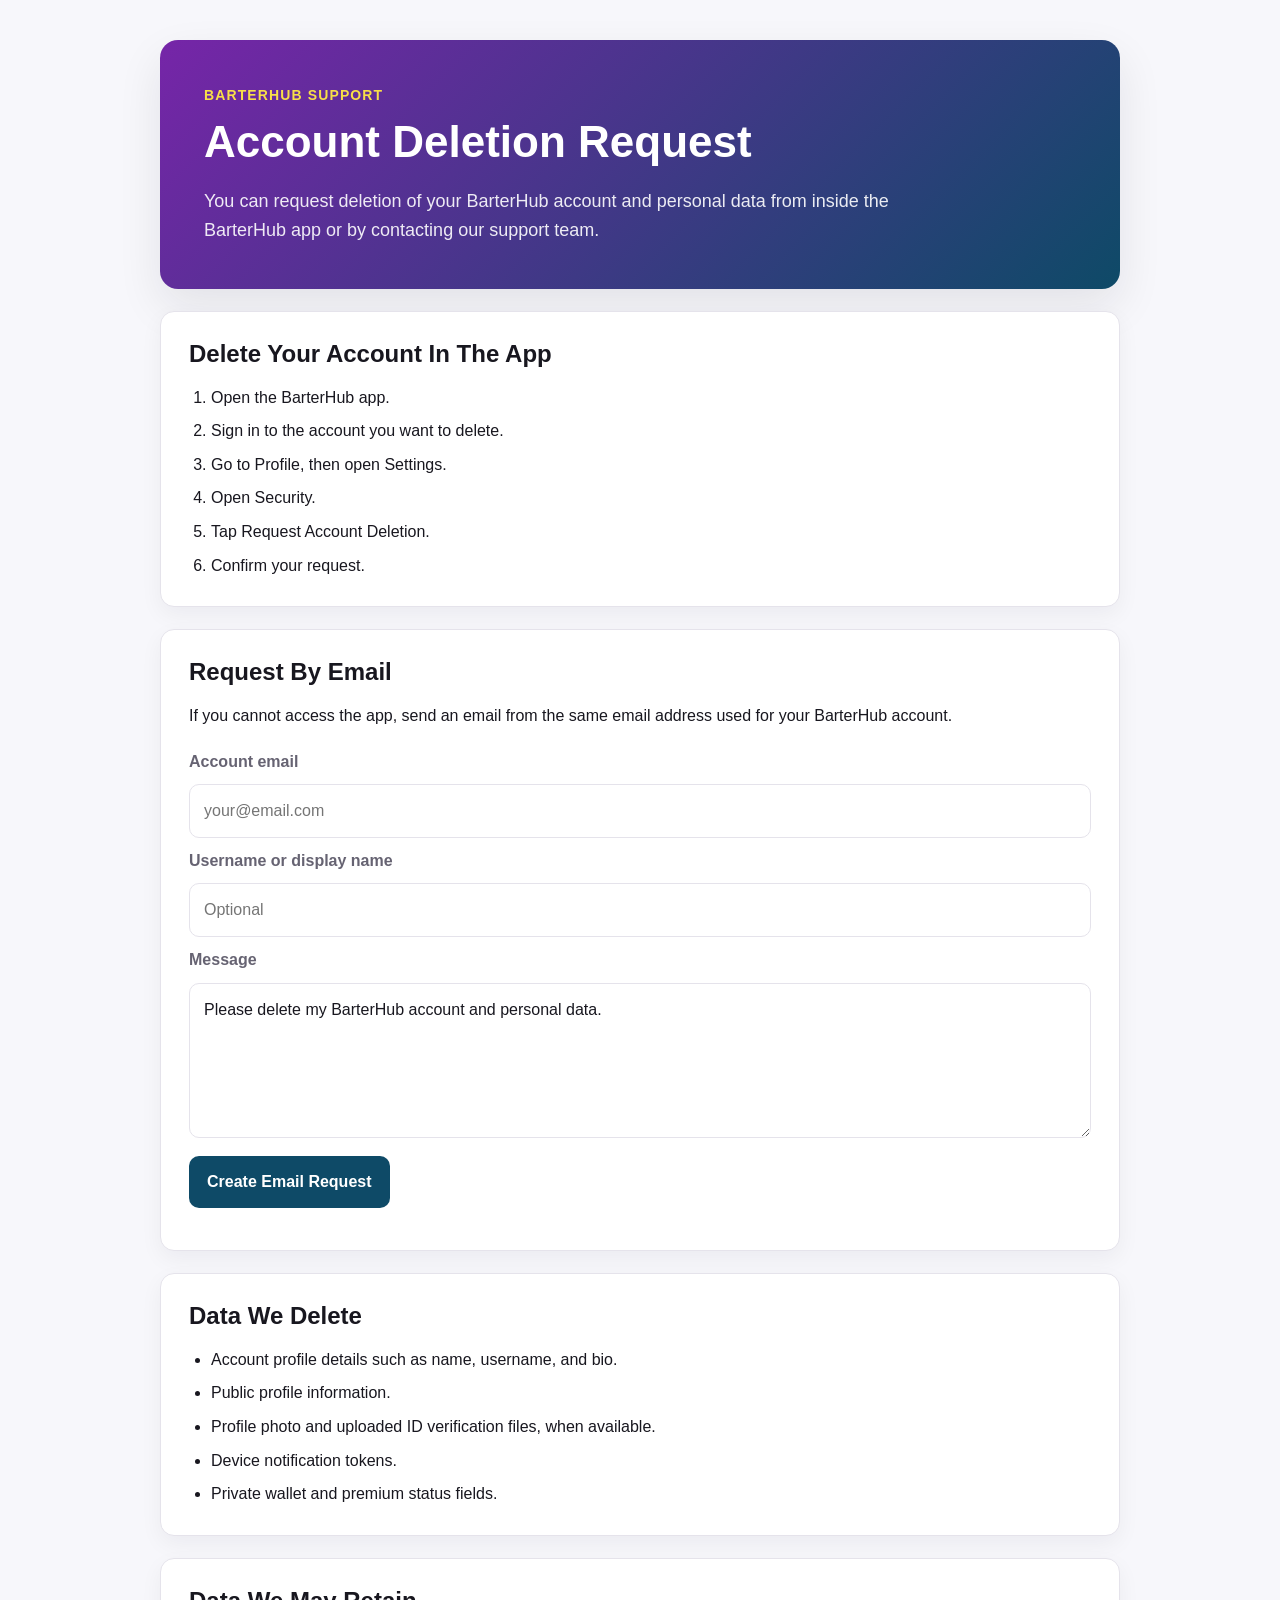
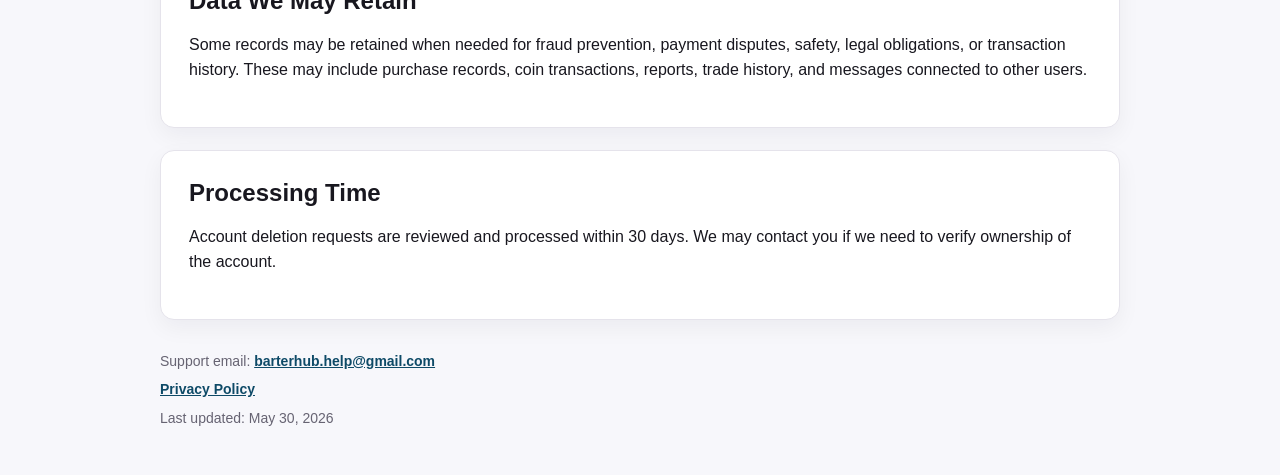
<file: index.html>
<!DOCTYPE html>
<html lang="en">
<head>
  <meta charset="UTF-8">
  <meta name="viewport" content="width=device-width, initial-scale=1.0">
  <meta
    name="description"
    content="Request deletion of your BarterHub account and personal data."
  >
  <title>BarterHub Account Deletion</title>
  <link rel="stylesheet" href="styles.css">
</head>
<body>
  <main class="page">
    <section class="hero">
      <p class="eyebrow">BarterHub Support</p>
      <h1>Account Deletion Request</h1>
      <p class="lead">
        You can request deletion of your BarterHub account and personal data
        from inside the BarterHub app or by contacting our support team.
      </p>
    </section>

    <section class="panel">
      <h2>Delete Your Account In The App</h2>
      <ol class="steps">
        <li>Open the BarterHub app.</li>
        <li>Sign in to the account you want to delete.</li>
        <li>Go to Profile, then open Settings.</li>
        <li>Open Security.</li>
        <li>Tap Request Account Deletion.</li>
        <li>Confirm your request.</li>
      </ol>
    </section>

    <section class="panel">
      <h2>Request By Email</h2>
      <p>
        If you cannot access the app, send an email from the same email address
        used for your BarterHub account.
      </p>

      <form id="deleteForm" class="form">
        <label for="email">Account email</label>
        <input
          id="email"
          name="email"
          type="email"
          placeholder="your@email.com"
          autocomplete="email"
          required
        >

        <label for="username">Username or display name</label>
        <input
          id="username"
          name="username"
          type="text"
          placeholder="Optional"
          autocomplete="name"
        >

        <label for="reason">Message</label>
        <textarea
          id="reason"
          name="reason"
          rows="5"
        >Please delete my BarterHub account and personal data.</textarea>

        <button type="submit">Create Email Request</button>
      </form>

      <p id="formStatus" class="status" aria-live="polite"></p>
    </section>

    <section class="panel">
      <h2>Data We Delete</h2>
      <ul>
        <li>Account profile details such as name, username, and bio.</li>
        <li>Public profile information.</li>
        <li>Profile photo and uploaded ID verification files, when available.</li>
        <li>Device notification tokens.</li>
        <li>Private wallet and premium status fields.</li>
      </ul>
    </section>

    <section class="panel">
      <h2>Data We May Retain</h2>
      <p>
        Some records may be retained when needed for fraud prevention, payment
        disputes, safety, legal obligations, or transaction history. These may
        include purchase records, coin transactions, reports, trade history,
        and messages connected to other users.
      </p>
    </section>

    <section class="panel">
      <h2>Processing Time</h2>
      <p>
        Account deletion requests are reviewed and processed within 30 days.
        We may contact you if we need to verify ownership of the account.
      </p>
    </section>

    <footer class="footer">
      <p>
        Support email:
        <a id="supportEmail" href="mailto:barterhub.help@gmail.com">
          barterhub.help@gmail.com
        </a>
      </p>
      <p>
        <a href="privacy-policy.html">Privacy Policy</a>
      </p>
      <p>Last updated: May 30, 2026</p>
    </footer>
  </main>

  <script src="script.js"></script>
</body>
</html>
</file>
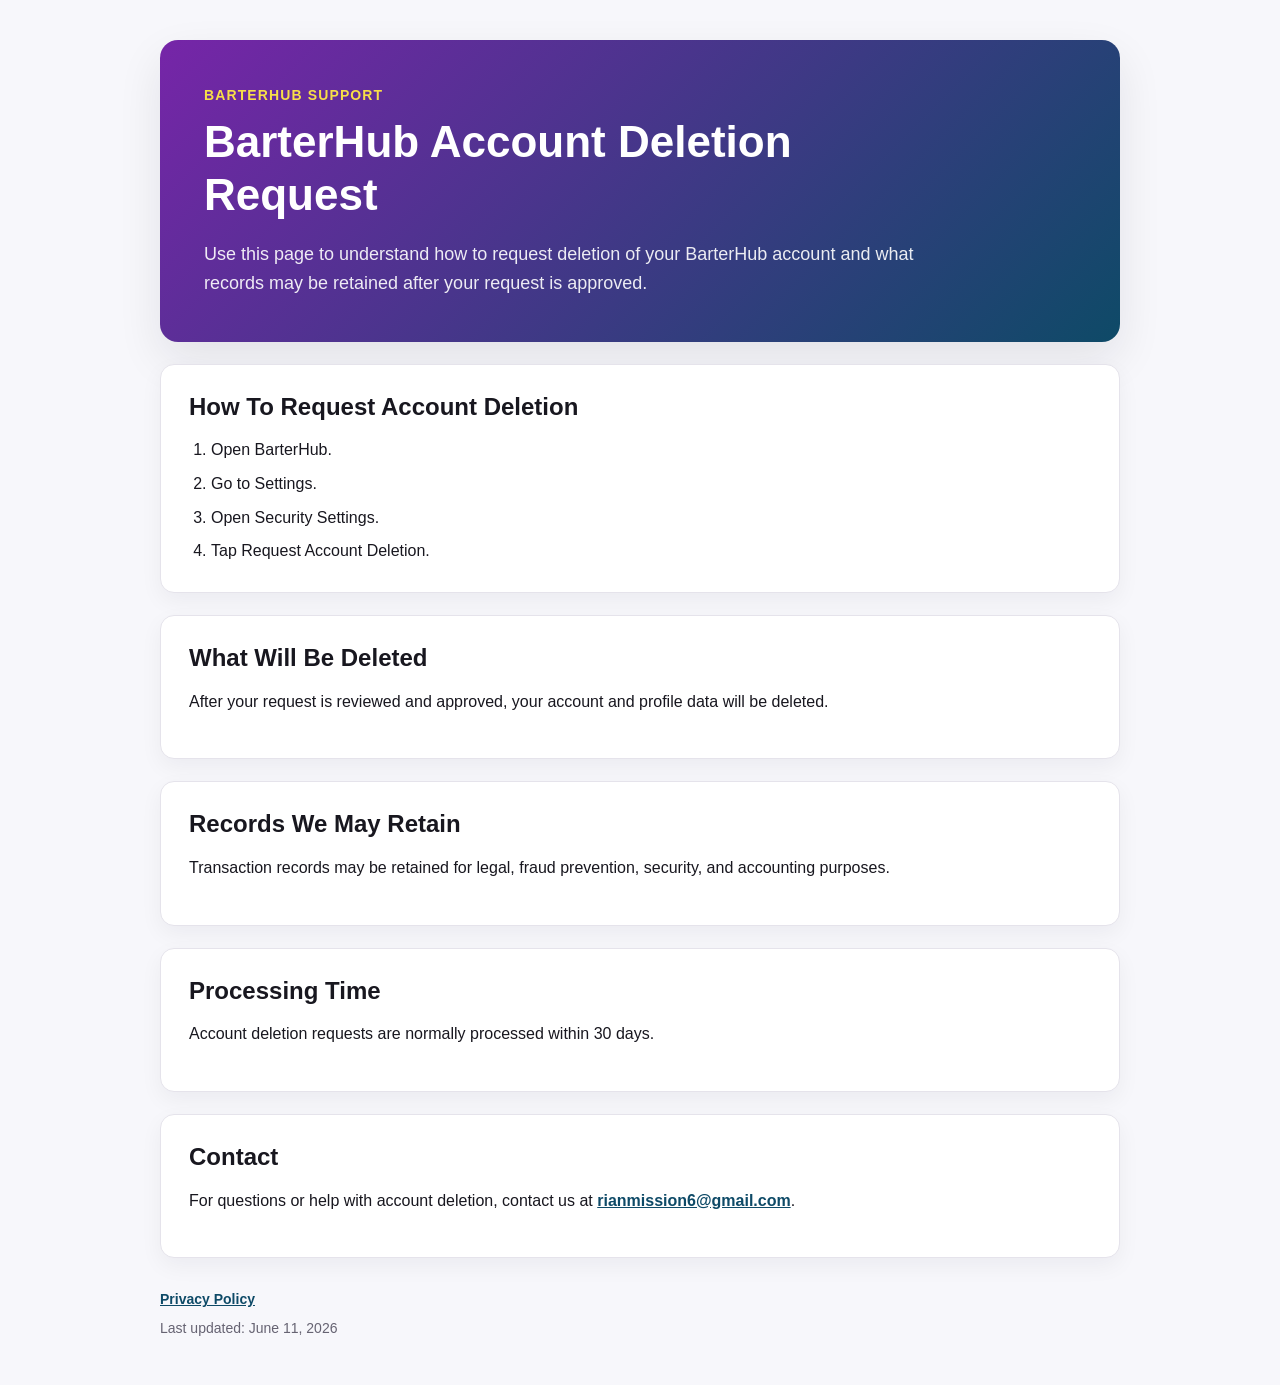
<file: delete-account.html>
<!DOCTYPE html>
<html lang="en">
<head>
  <meta charset="UTF-8">
  <meta name="viewport" content="width=device-width, initial-scale=1.0">
  <meta
    name="description"
    content="BarterHub account deletion request instructions."
  >
  <title>BarterHub Account Deletion Request</title>
  <link rel="stylesheet" href="styles.css">
</head>
<body>
  <main class="page">
    <section class="hero">
      <p class="eyebrow">BarterHub Support</p>
      <h1>BarterHub Account Deletion Request</h1>
      <p class="lead">
        Use this page to understand how to request deletion of your BarterHub
        account and what records may be retained after your request is approved.
      </p>
    </section>

    <section class="panel">
      <h2>How To Request Account Deletion</h2>
      <ol class="steps">
        <li>Open BarterHub.</li>
        <li>Go to Settings.</li>
        <li>Open Security Settings.</li>
        <li>Tap Request Account Deletion.</li>
      </ol>
    </section>

    <section class="panel">
      <h2>What Will Be Deleted</h2>
      <p>
        After your request is reviewed and approved, your account and profile
        data will be deleted.
      </p>
    </section>

    <section class="panel">
      <h2>Records We May Retain</h2>
      <p>
        Transaction records may be retained for legal, fraud prevention,
        security, and accounting purposes.
      </p>
    </section>

    <section class="panel">
      <h2>Processing Time</h2>
      <p>
        Account deletion requests are normally processed within 30 days.
      </p>
    </section>

    <section class="panel">
      <h2>Contact</h2>
      <p>
        For questions or help with account deletion, contact us at
        <a href="mailto:rianmission6@gmail.com">rianmission6@gmail.com</a>.
      </p>
    </section>

    <footer class="footer">
      <p>
        <a href="privacy-policy.html">Privacy Policy</a>
      </p>
      <p>Last updated: June 11, 2026</p>
    </footer>
  </main>
</body>
</html>
</file>
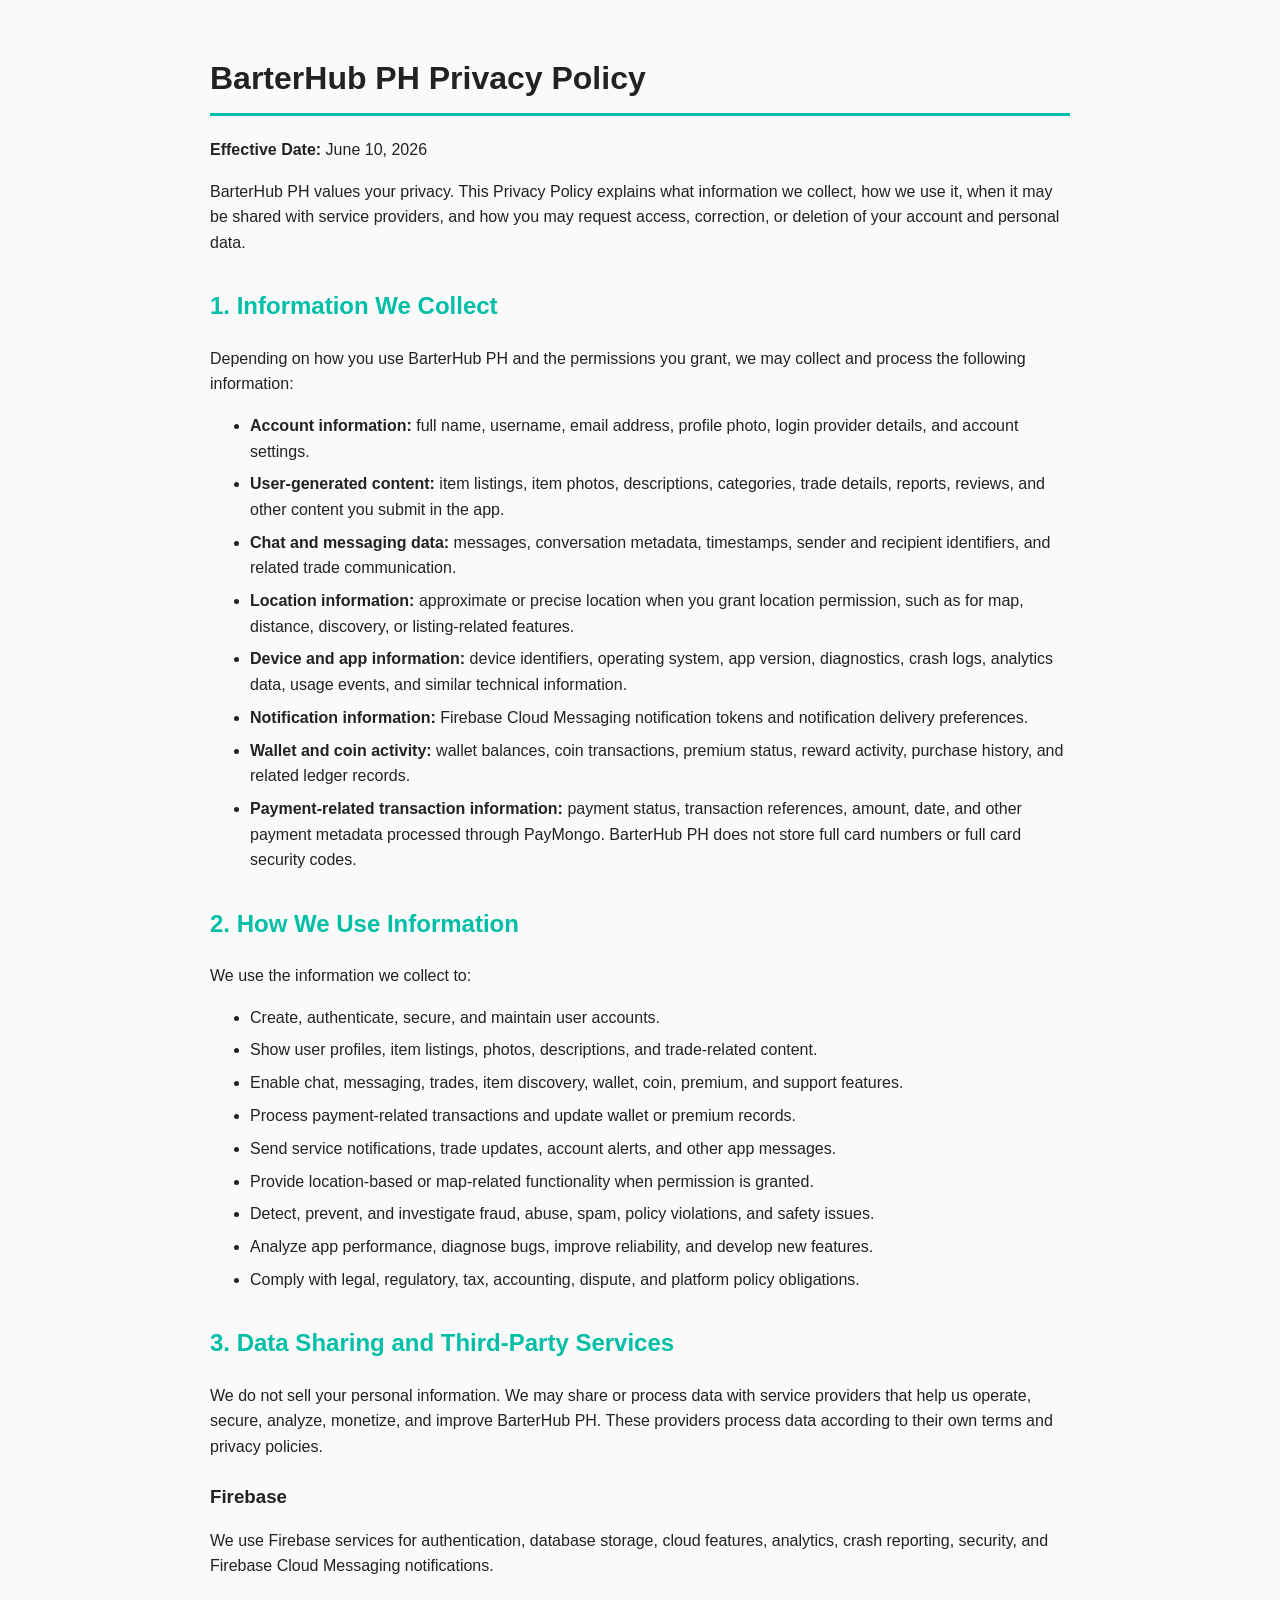
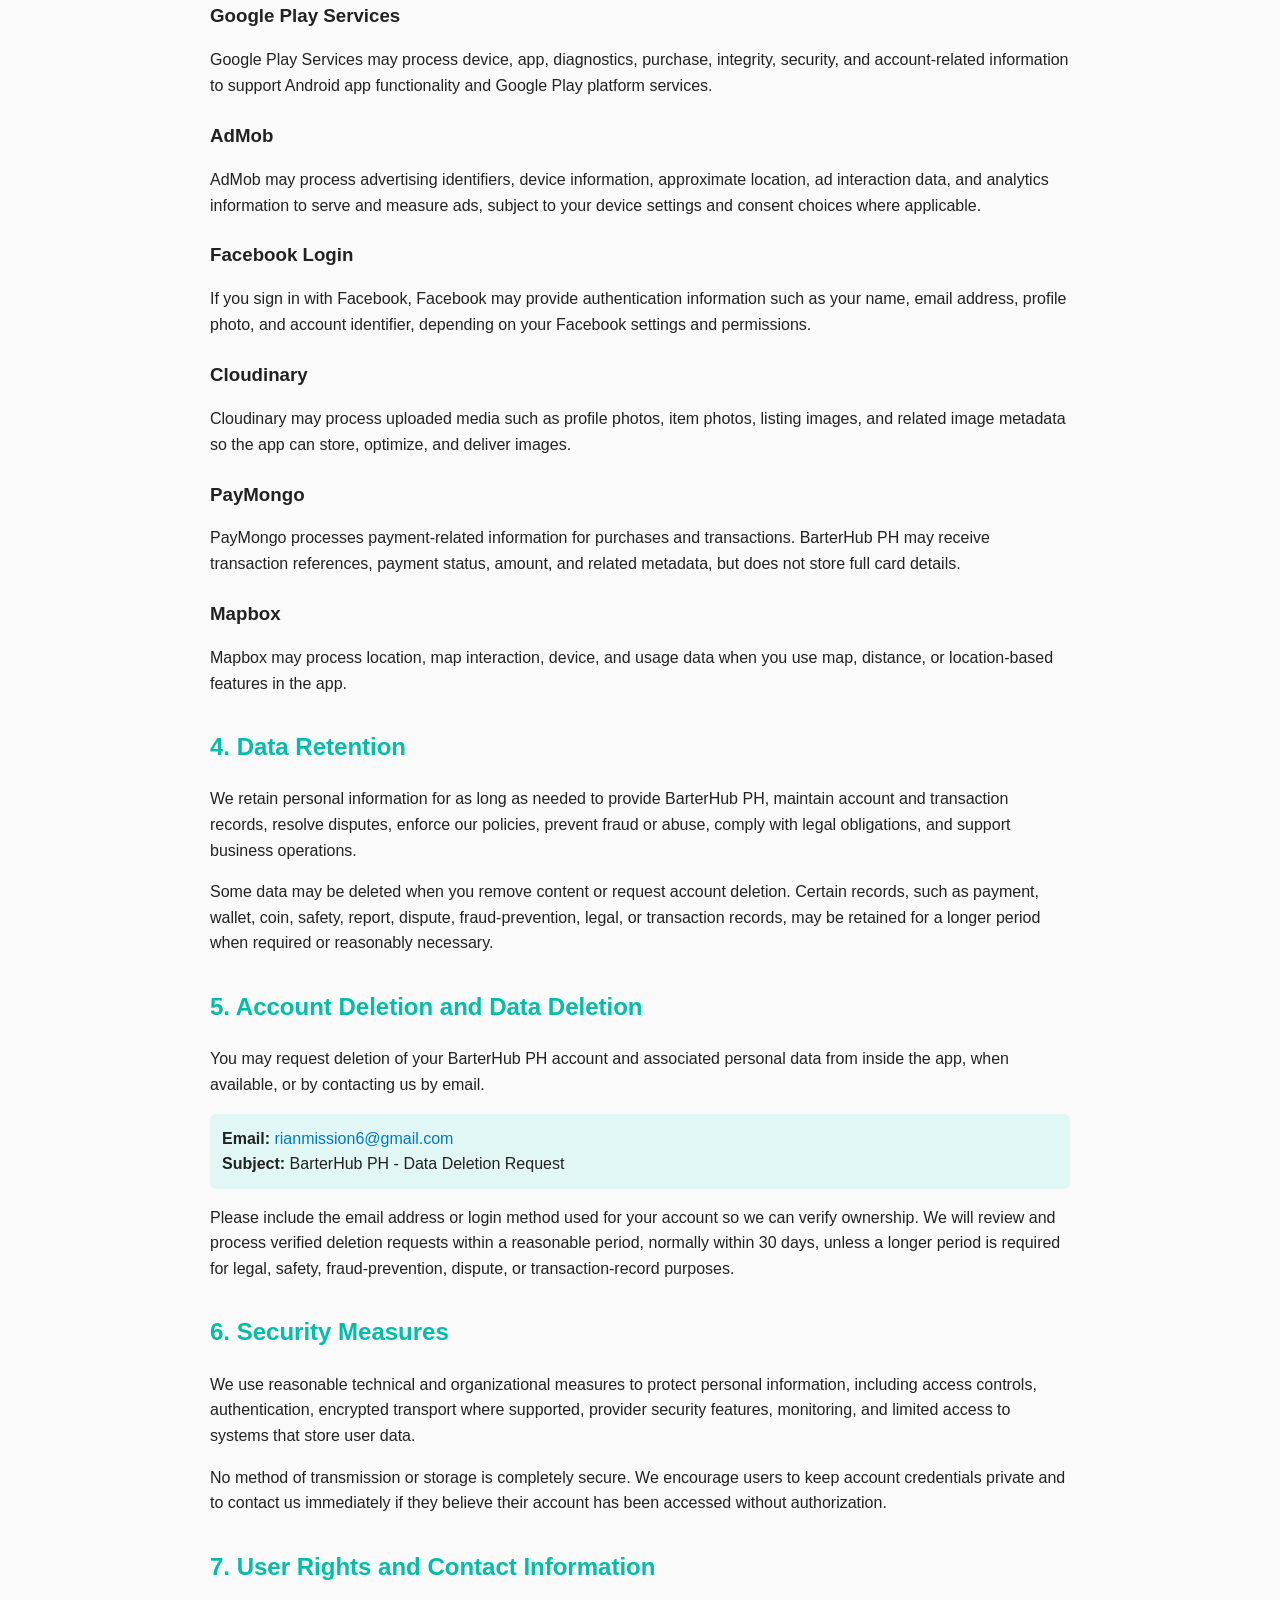
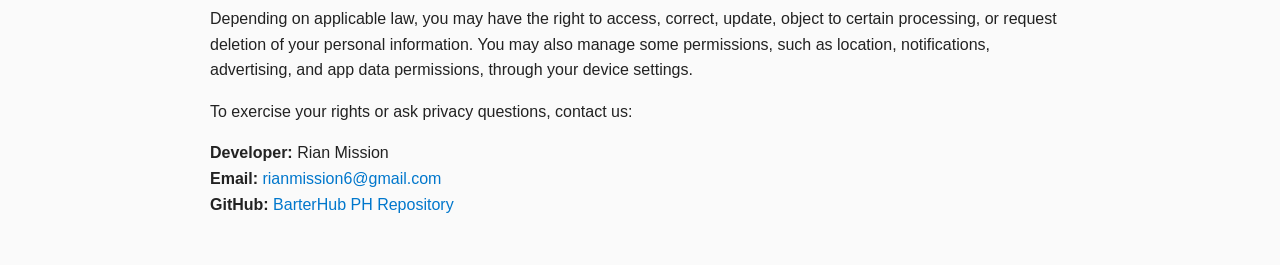
<file: privacy-policy.html>
<!DOCTYPE html>
<html lang="en">
<head>
  <meta charset="UTF-8" />
  <meta name="viewport" content="width=device-width, initial-scale=1.0" />
  <meta name="description" content="BarterHub PH Privacy Policy" />
  <title>BarterHub PH Privacy Policy</title>
  <style>
    body {
      font-family: "Segoe UI", Roboto, sans-serif;
      background: #fafafa;
      color: #222;
      line-height: 1.6;
      margin: 0;
      margin-inline: auto;
      max-width: 860px;
      padding: 2rem;
    }

    h1 {
      border-bottom: 3px solid #00bfa6;
      color: #222;
      font-size: 2rem;
      padding-bottom: 0.5rem;
    }

    h2 {
      color: #00bfa6;
      margin-top: 2rem;
    }

    h3 {
      margin-bottom: 0.4rem;
      margin-top: 1.4rem;
    }

    p {
      margin-bottom: 1rem;
    }

    li {
      margin-bottom: 0.45rem;
    }

    a {
      color: #0077cc;
      text-decoration: none;
    }

    a:hover {
      text-decoration: underline;
    }

    .highlight {
      background-color: #e0f7f5;
      border-radius: 6px;
      padding: 0.75rem;
    }
  </style>
</head>
<body>
  <h1>BarterHub PH Privacy Policy</h1>
  <p><strong>Effective Date:</strong> June 10, 2026</p>

  <p>
    BarterHub PH values your privacy. This Privacy Policy explains what
    information we collect, how we use it, when it may be shared with service
    providers, and how you may request access, correction, or deletion of your
    account and personal data.
  </p>

  <h2>1. Information We Collect</h2>
  <p>
    Depending on how you use BarterHub PH and the permissions you grant, we may
    collect and process the following information:
  </p>
  <ul>
    <li><strong>Account information:</strong> full name, username, email address, profile photo, login provider details, and account settings.</li>
    <li><strong>User-generated content:</strong> item listings, item photos, descriptions, categories, trade details, reports, reviews, and other content you submit in the app.</li>
    <li><strong>Chat and messaging data:</strong> messages, conversation metadata, timestamps, sender and recipient identifiers, and related trade communication.</li>
    <li><strong>Location information:</strong> approximate or precise location when you grant location permission, such as for map, distance, discovery, or listing-related features.</li>
    <li><strong>Device and app information:</strong> device identifiers, operating system, app version, diagnostics, crash logs, analytics data, usage events, and similar technical information.</li>
    <li><strong>Notification information:</strong> Firebase Cloud Messaging notification tokens and notification delivery preferences.</li>
    <li><strong>Wallet and coin activity:</strong> wallet balances, coin transactions, premium status, reward activity, purchase history, and related ledger records.</li>
    <li><strong>Payment-related transaction information:</strong> payment status, transaction references, amount, date, and other payment metadata processed through PayMongo. BarterHub PH does not store full card numbers or full card security codes.</li>
  </ul>

  <h2>2. How We Use Information</h2>
  <p>We use the information we collect to:</p>
  <ul>
    <li>Create, authenticate, secure, and maintain user accounts.</li>
    <li>Show user profiles, item listings, photos, descriptions, and trade-related content.</li>
    <li>Enable chat, messaging, trades, item discovery, wallet, coin, premium, and support features.</li>
    <li>Process payment-related transactions and update wallet or premium records.</li>
    <li>Send service notifications, trade updates, account alerts, and other app messages.</li>
    <li>Provide location-based or map-related functionality when permission is granted.</li>
    <li>Detect, prevent, and investigate fraud, abuse, spam, policy violations, and safety issues.</li>
    <li>Analyze app performance, diagnose bugs, improve reliability, and develop new features.</li>
    <li>Comply with legal, regulatory, tax, accounting, dispute, and platform policy obligations.</li>
  </ul>

  <h2>3. Data Sharing and Third-Party Services</h2>
  <p>
    We do not sell your personal information. We may share or process data with
    service providers that help us operate, secure, analyze, monetize, and
    improve BarterHub PH. These providers process data according to their own
    terms and privacy policies.
  </p>

  <h3>Firebase</h3>
  <p>
    We use Firebase services for authentication, database storage, cloud
    features, analytics, crash reporting, security, and Firebase Cloud
    Messaging notifications.
  </p>

  <h3>Google Play Services</h3>
  <p>
    Google Play Services may process device, app, diagnostics, purchase,
    integrity, security, and account-related information to support Android app
    functionality and Google Play platform services.
  </p>

  <h3>AdMob</h3>
  <p>
    AdMob may process advertising identifiers, device information, approximate
    location, ad interaction data, and analytics information to serve and
    measure ads, subject to your device settings and consent choices where
    applicable.
  </p>

  <h3>Facebook Login</h3>
  <p>
    If you sign in with Facebook, Facebook may provide authentication
    information such as your name, email address, profile photo, and account
    identifier, depending on your Facebook settings and permissions.
  </p>

  <h3>Cloudinary</h3>
  <p>
    Cloudinary may process uploaded media such as profile photos, item photos,
    listing images, and related image metadata so the app can store, optimize,
    and deliver images.
  </p>

  <h3>PayMongo</h3>
  <p>
    PayMongo processes payment-related information for purchases and
    transactions. BarterHub PH may receive transaction references, payment
    status, amount, and related metadata, but does not store full card details.
  </p>

  <h3>Mapbox</h3>
  <p>
    Mapbox may process location, map interaction, device, and usage data when
    you use map, distance, or location-based features in the app.
  </p>

  <h2>4. Data Retention</h2>
  <p>
    We retain personal information for as long as needed to provide BarterHub
    PH, maintain account and transaction records, resolve disputes, enforce our
    policies, prevent fraud or abuse, comply with legal obligations, and support
    business operations.
  </p>
  <p>
    Some data may be deleted when you remove content or request account
    deletion. Certain records, such as payment, wallet, coin, safety, report,
    dispute, fraud-prevention, legal, or transaction records, may be retained
    for a longer period when required or reasonably necessary.
  </p>

  <h2>5. Account Deletion and Data Deletion</h2>
  <p>
    You may request deletion of your BarterHub PH account and associated
    personal data from inside the app, when available, or by contacting us by
    email.
  </p>
  <p class="highlight">
    <strong>Email:</strong> <a href="mailto:rianmission6@gmail.com">rianmission6@gmail.com</a><br />
    <strong>Subject:</strong> BarterHub PH - Data Deletion Request
  </p>
  <p>
    Please include the email address or login method used for your account so
    we can verify ownership. We will review and process verified deletion
    requests within a reasonable period, normally within 30 days, unless a
    longer period is required for legal, safety, fraud-prevention, dispute, or
    transaction-record purposes.
  </p>

  <h2>6. Security Measures</h2>
  <p>
    We use reasonable technical and organizational measures to protect personal
    information, including access controls, authentication, encrypted transport
    where supported, provider security features, monitoring, and limited access
    to systems that store user data.
  </p>
  <p>
    No method of transmission or storage is completely secure. We encourage
    users to keep account credentials private and to contact us immediately if
    they believe their account has been accessed without authorization.
  </p>

  <h2>7. User Rights and Contact Information</h2>
  <p>
    Depending on applicable law, you may have the right to access, correct,
    update, object to certain processing, or request deletion of your personal
    information. You may also manage some permissions, such as location,
    notifications, advertising, and app data permissions, through your device
    settings.
  </p>
  <p>
    To exercise your rights or ask privacy questions, contact us:
  </p>
  <p>
    <strong>Developer:</strong> Rian Mission<br />
    <strong>Email:</strong> <a href="mailto:rianmission6@gmail.com">rianmission6@gmail.com</a><br />
    <strong>GitHub:</strong>
    <a href="https://github.com/rainmission123/barterhub-privacy" target="_blank"
      >BarterHub PH Repository</a
    >
  </p>
</body>
</html>
</file>
<file: styles.css>
:root {
  color-scheme: light;
  --bg: #f7f7fb;
  --surface: #ffffff;
  --ink: #18171f;
  --muted: #666372;
  --line: #e5e3eb;
  --primary: #0e4a67;
  --accent: #54cfc5;
  --danger: #b42318;
  --shadow: 0 18px 45px rgba(25, 24, 38, 0.09);
}

* {
  box-sizing: border-box;
}

body {
  margin: 0;
  background: var(--bg);
  color: var(--ink);
  font-family: Arial, Helvetica, sans-serif;
  line-height: 1.6;
}

a {
  color: var(--primary);
  font-weight: 700;
}

.page {
  width: min(960px, calc(100% - 32px));
  margin: 0 auto;
  padding: 40px 0;
}

.hero {
  background: linear-gradient(135deg, #7625a8, #0e4a67);
  color: #ffffff;
  border-radius: 18px;
  padding: 44px;
  box-shadow: var(--shadow);
}

.eyebrow {
  margin: 0 0 10px;
  color: #f8df48;
  font-size: 14px;
  font-weight: 700;
  letter-spacing: 0.08em;
  text-transform: uppercase;
}

h1,
h2 {
  line-height: 1.2;
}

h1 {
  max-width: 760px;
  margin: 0;
  font-size: 44px;
}

h2 {
  margin: 0 0 16px;
  font-size: 24px;
}

.lead {
  max-width: 720px;
  margin: 18px 0 0;
  color: rgba(255, 255, 255, 0.9);
  font-size: 18px;
}

.panel {
  margin-top: 22px;
  background: var(--surface);
  border: 1px solid var(--line);
  border-radius: 14px;
  padding: 28px;
  box-shadow: 0 8px 22px rgba(25, 24, 38, 0.05);
}

.steps,
ul {
  margin: 0;
  padding-left: 22px;
}

li + li {
  margin-top: 8px;
}

.form {
  display: grid;
  gap: 10px;
  margin-top: 20px;
}

label {
  color: var(--muted);
  font-weight: 700;
}

input,
textarea {
  width: 100%;
  border: 1px solid var(--line);
  border-radius: 10px;
  padding: 13px 14px;
  color: var(--ink);
  font: inherit;
}

input:focus,
textarea:focus {
  border-color: var(--accent);
  outline: 3px solid rgba(84, 207, 197, 0.25);
}

button {
  width: fit-content;
  margin-top: 8px;
  border: 0;
  border-radius: 10px;
  background: var(--primary);
  color: #ffffff;
  cursor: pointer;
  font: inherit;
  font-weight: 700;
  padding: 13px 18px;
}

button:hover {
  background: #12384d;
}

.status {
  margin: 14px 0 0;
  color: var(--danger);
  font-weight: 700;
}

.footer {
  padding: 24px 0 0;
  color: var(--muted);
  font-size: 14px;
}

.footer p {
  margin: 6px 0;
}

@media (max-width: 640px) {
  .page {
    width: min(100% - 24px, 960px);
    padding: 18px 0;
  }

  .hero,
  .panel {
    border-radius: 12px;
    padding: 22px;
  }

  h1 {
    font-size: 32px;
  }

  h2 {
    font-size: 21px;
  }

  .lead {
    font-size: 16px;
  }

  button {
    width: 100%;
  }
}
</file>
